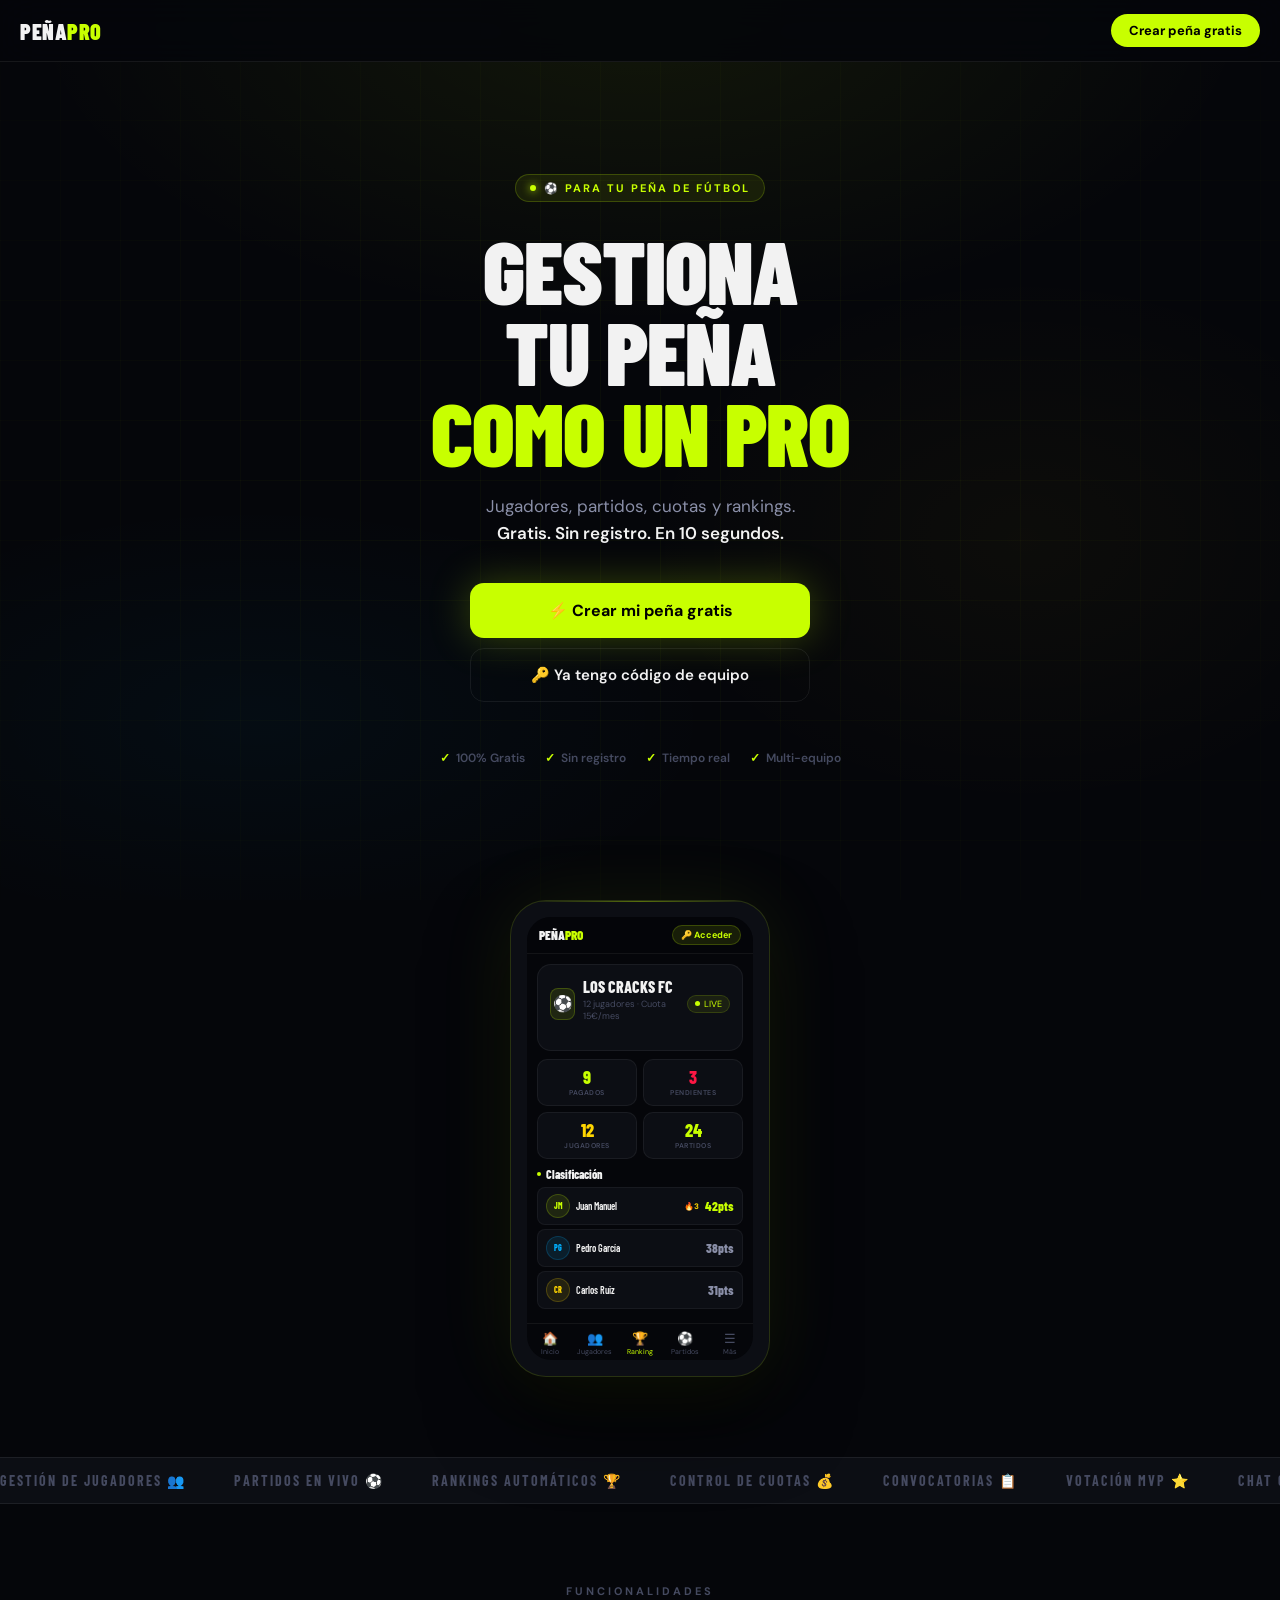
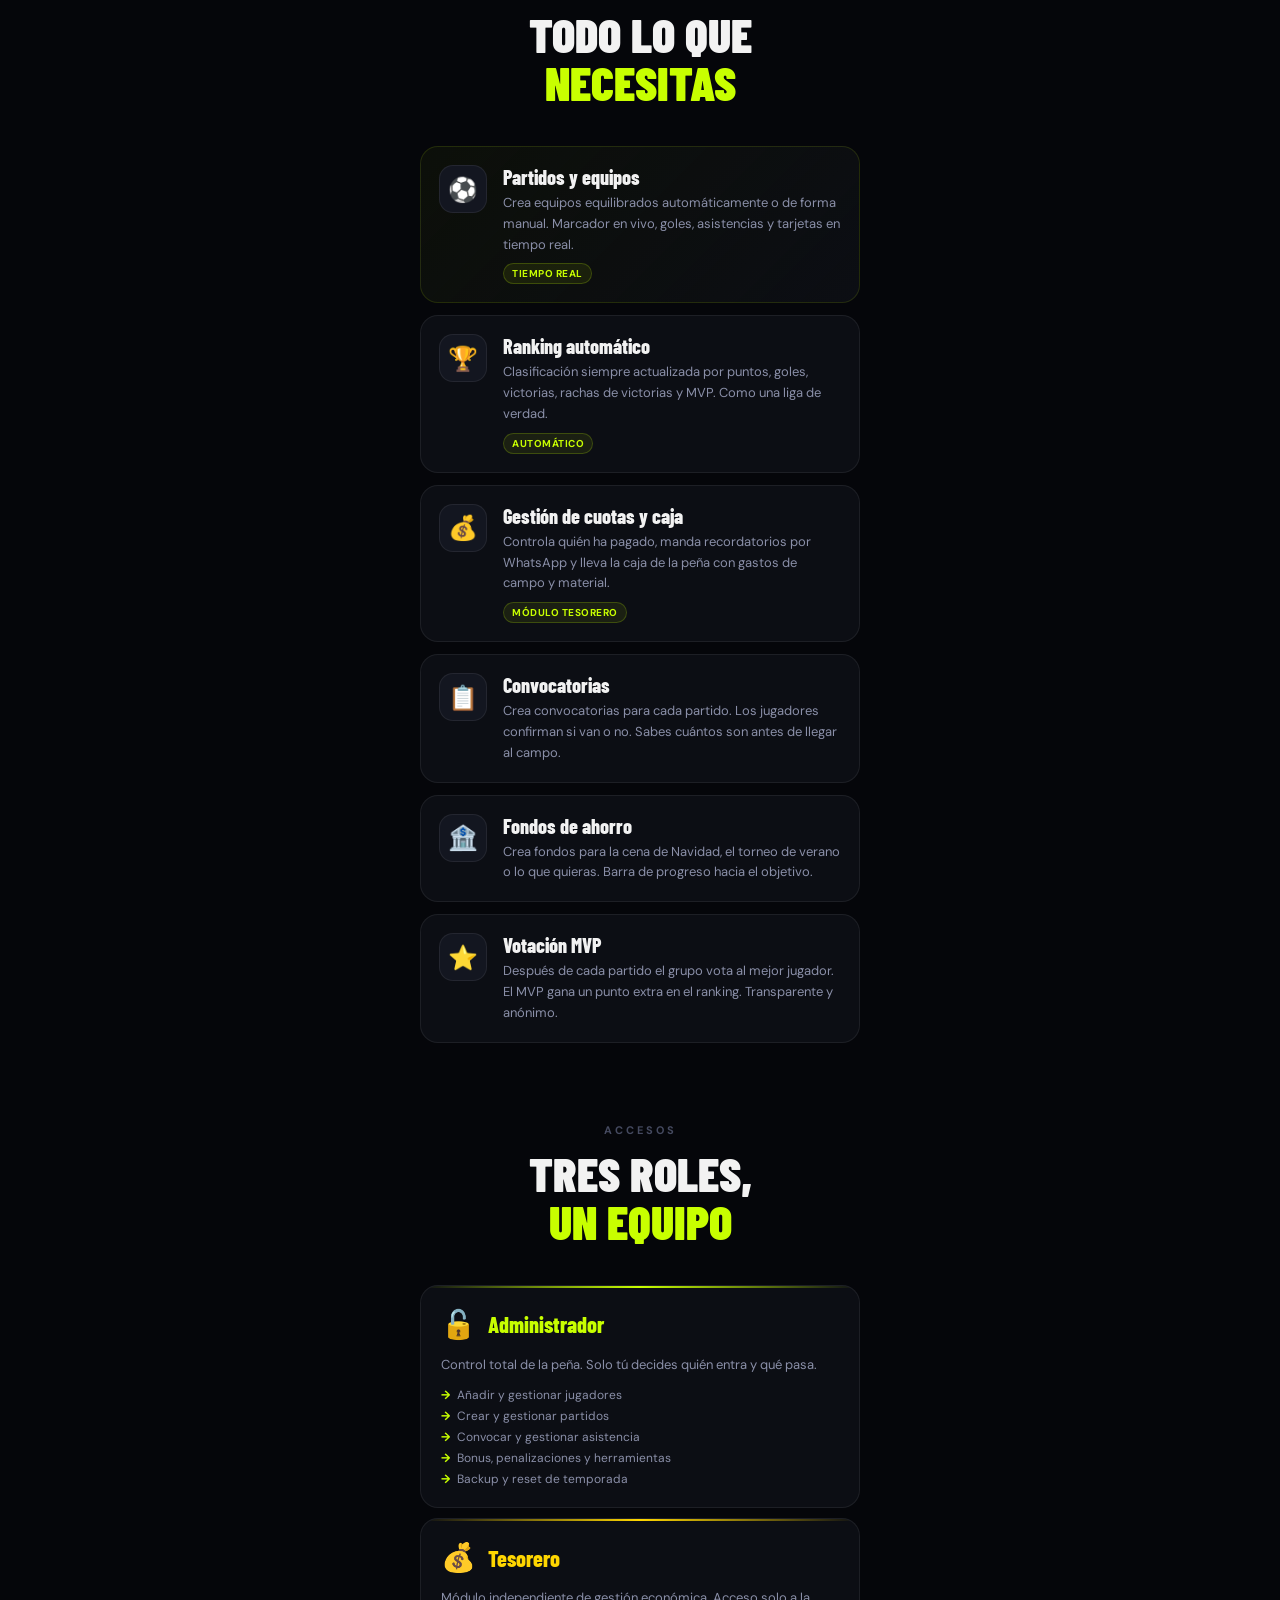
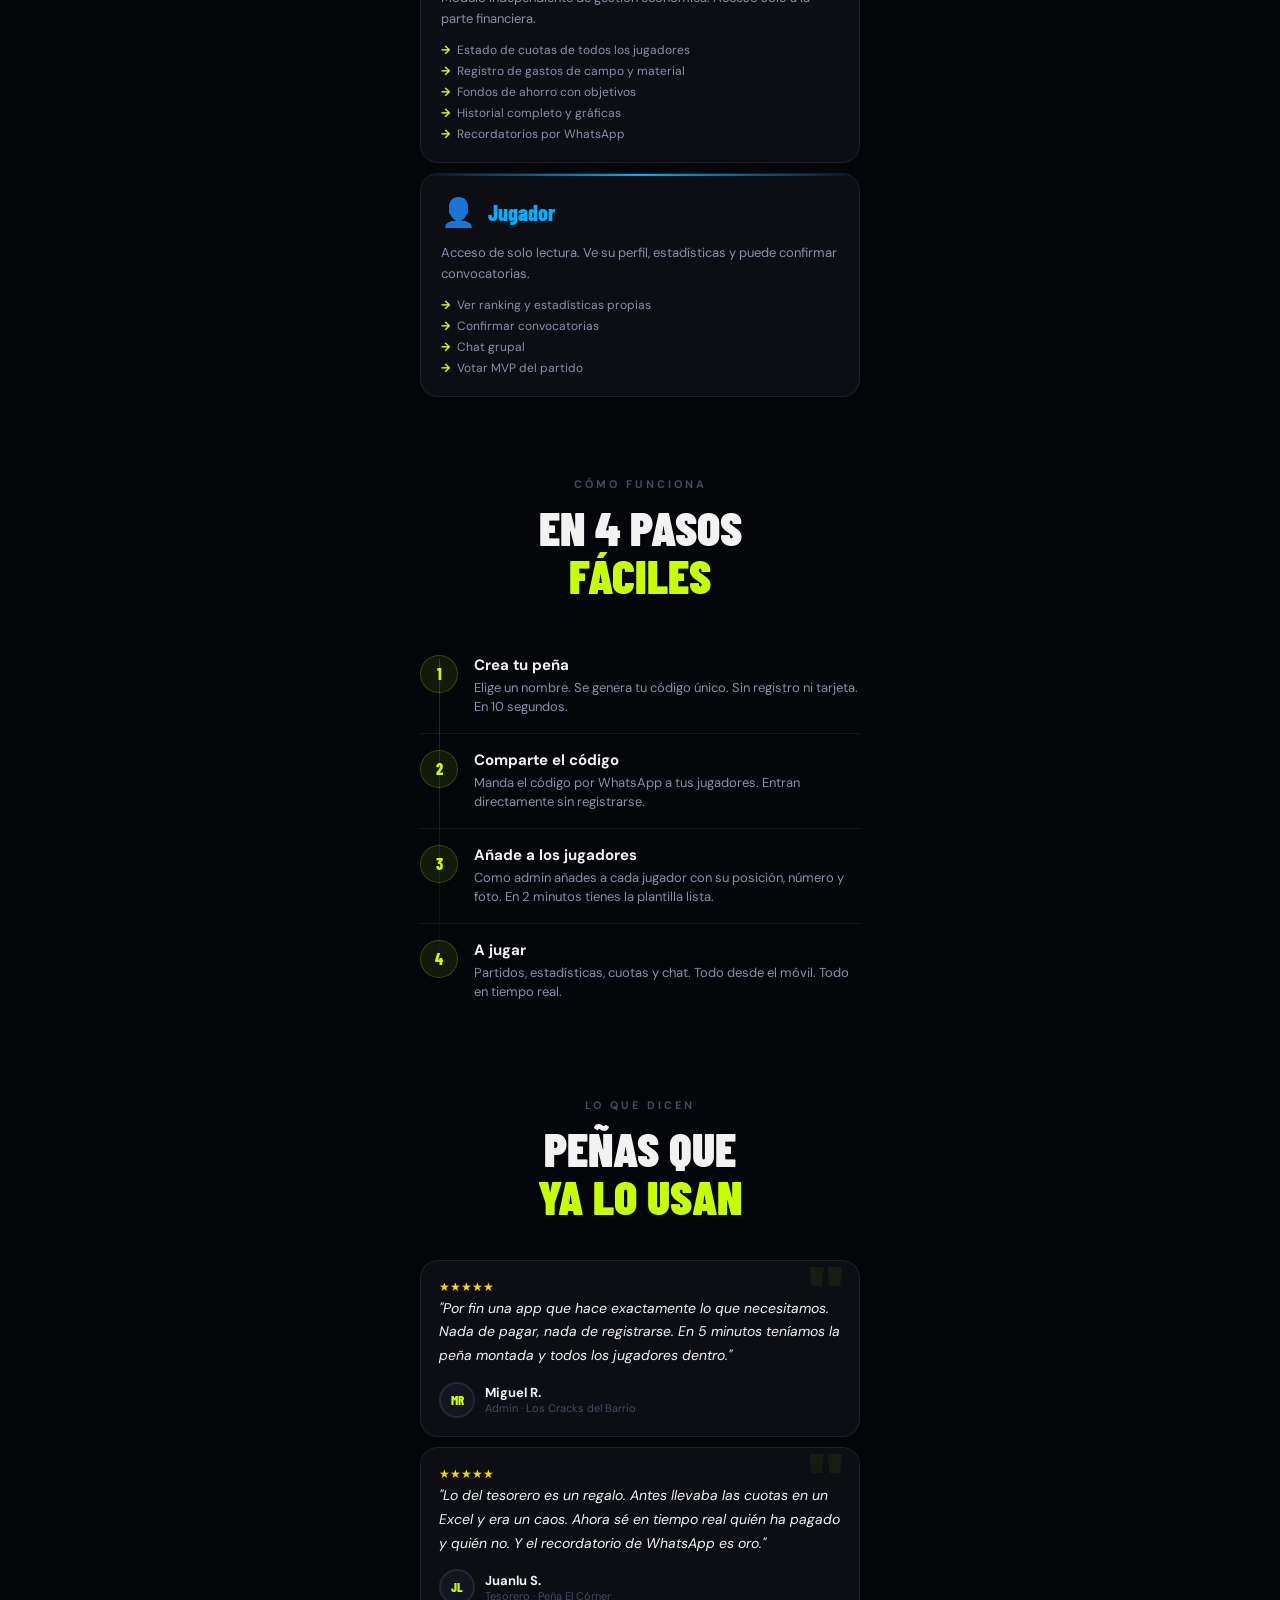
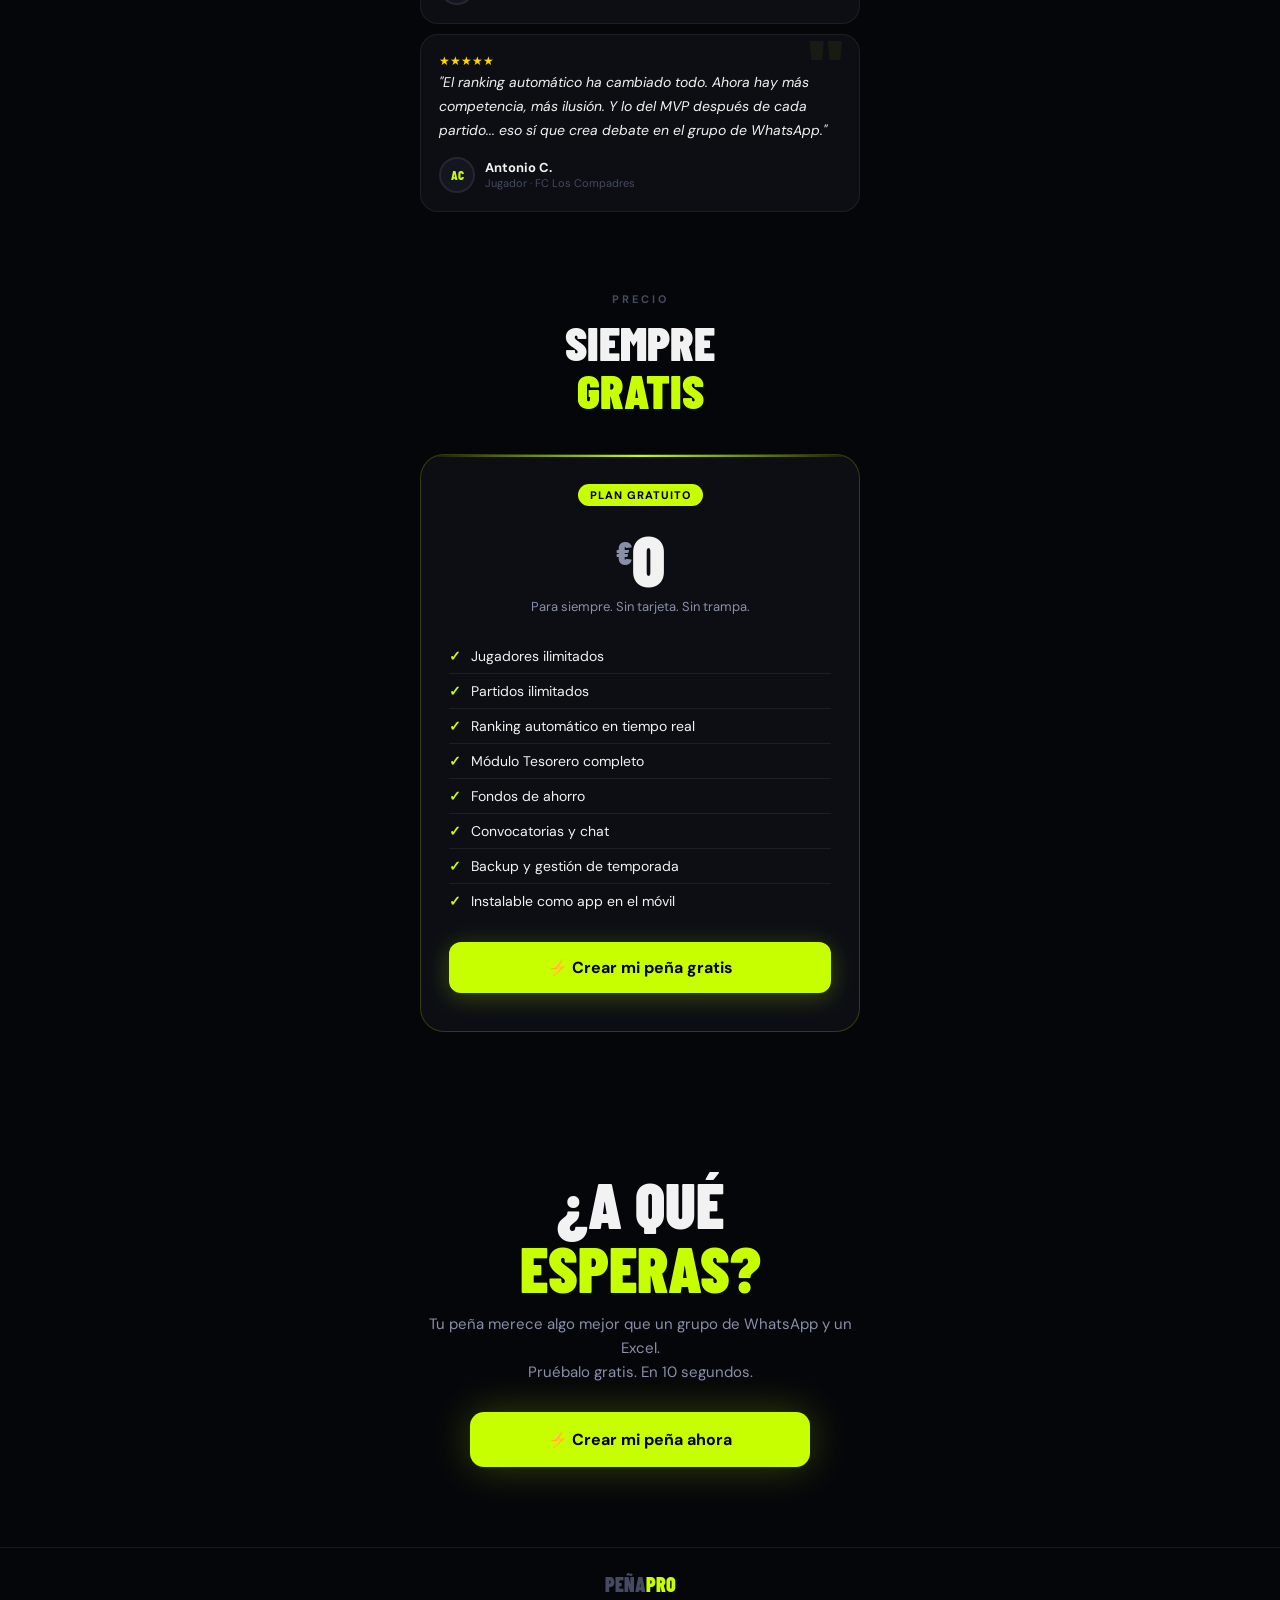
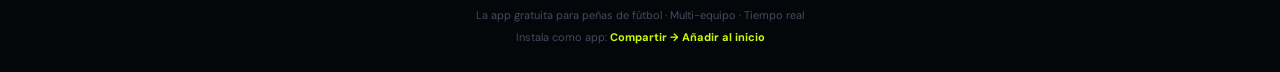
<file: index.html>
<!DOCTYPE html>
<html lang="es">
<head>
<meta charset="UTF-8">
<meta name="viewport" content="width=device-width, initial-scale=1.0">
<meta name="theme-color" content="#05060a">
<meta name="description" content="PeñaPro — La app gratuita para gestionar tu peña de fútbol. Jugadores, partidos, cuotas, rankings y más. Sin registro, en 10 segundos.">
<meta property="og:title" content="PeñaPro — Gestiona tu peña como un club de verdad">
<meta property="og:description" content="App gratuita para peñas de fútbol. Jugadores, partidos, cuotas, rankings en tiempo real.">
<meta name="apple-mobile-web-app-capable" content="yes">
<meta name="apple-mobile-web-app-title" content="PeñaPro">
<title>PeñaPro — La app gratuita para gestionar tu peña de fútbol</title>
<link rel="preconnect" href="https://fonts.googleapis.com">
<link href="https://fonts.googleapis.com/css2?family=Barlow+Condensed:wght@400;600;700;800;900&family=DM+Sans:ital,wght@0,300;0,400;0,500;0,600;0,700;1,400&display=swap" rel="stylesheet">
<link rel="stylesheet" href="landing.css">
</head>
<body>

<!-- TOPBAR -->
<header class="topbar">
  <div class="logo">PEÑA<span>PRO</span></div>
  <a href="#crear" class="topbar-cta" onclick="openCreate()">Crear peña gratis</a>
</header>

<!-- HERO -->
<section class="hero">
  <div class="hero-bg"></div>
  <div class="hero-grid"></div>
  <div class="hero-content">
    <div class="hero-tag">⚽ Para tu peña de fútbol</div>
    <h1 class="hero-title">
      GESTIONA<br>
      TU PEÑA<br>
      <span class="green">COMO UN PRO</span>
    </h1>
    <p class="hero-sub">
      Jugadores, partidos, cuotas y rankings.<br>
      <b>Gratis. Sin registro. En 10 segundos.</b>
    </p>
    <div class="cta-group">
      <a href="#" class="btn-hero-primary" onclick="openCreate();return false">
        ⚡ Crear mi peña gratis
      </a>
      <a href="#" class="btn-hero-secondary" onclick="openJoin();return false">
        🔑 Ya tengo código de equipo
      </a>
    </div>
    <div class="trust-strip">
      <div class="trust-item">100% Gratis</div>
      <div class="trust-item">Sin registro</div>
      <div class="trust-item">Tiempo real</div>
      <div class="trust-item">Multi-equipo</div>
    </div>
  </div>
</section>

<!-- MOCKUP -->
<div class="mockup-section reveal">
  <div class="phone-mockup">
    <div class="phone-screen">
      <div class="mock-header">
        <div class="mock-logo">PEÑA<span>PRO</span></div>
        <div class="mock-btn">🔑 Acceder</div>
      </div>
      <div class="mock-body">
        <div class="mock-hero-card">
          <div style="display:flex;align-items:center;gap:8px;margin-bottom:8px">
            <div style="width:32px;height:32px;border-radius:8px;background:rgba(200,255,0,.1);border:1px solid rgba(200,255,0,.2);display:flex;align-items:center;justify-content:center;font-size:16px">⚽</div>
            <div>
              <div class="mock-name">LOS CRACKS FC</div>
              <div class="mock-sub">12 jugadores · Cuota 15€/mes</div>
            </div>
            <div class="mock-live" style="margin-left:auto"><div class="mock-dot"></div>LIVE</div>
          </div>
        </div>
        <div class="mock-grid">
          <div class="mock-stat"><div class="mock-stat-num" style="color:#c8ff00">9</div><div class="mock-stat-lbl">Pagados</div></div>
          <div class="mock-stat"><div class="mock-stat-num" style="color:#ff1744">3</div><div class="mock-stat-lbl">Pendientes</div></div>
          <div class="mock-stat"><div class="mock-stat-num" style="color:#ffd600">12</div><div class="mock-stat-lbl">Jugadores</div></div>
          <div class="mock-stat"><div class="mock-stat-num" style="color:#c8ff00">24</div><div class="mock-stat-lbl">Partidos</div></div>
        </div>
        <div class="mock-section-title"><div class="mock-section-dot"></div>Clasificación</div>
        <div class="mock-player">
          <div class="mock-ava" style="background:rgba(200,255,0,.1);color:#c8ff00;border:1px solid rgba(200,255,0,.2)">JM</div>
          <div class="mock-player-name">Juan Manuel</div>
          <span style="font-size:8px;color:#ffd600;font-weight:800">🔥3</span>
          <div style="font-family:'Barlow Condensed',sans-serif;font-size:13px;font-weight:800;color:#c8ff00">42pts</div>
        </div>
        <div class="mock-player">
          <div class="mock-ava" style="background:rgba(0,176,255,.1);color:#00b0ff;border:1px solid rgba(0,176,255,.2)">PG</div>
          <div class="mock-player-name">Pedro García</div>
          <div style="font-family:'Barlow Condensed',sans-serif;font-size:13px;font-weight:800;color:var(--tx2)">38pts</div>
        </div>
        <div class="mock-player">
          <div class="mock-ava" style="background:rgba(255,214,0,.1);color:#ffd600;border:1px solid rgba(255,214,0,.2)">CR</div>
          <div class="mock-player-name">Carlos Ruiz</div>
          <div style="font-family:'Barlow Condensed',sans-serif;font-size:13px;font-weight:800;color:var(--tx2)">31pts</div>
        </div>
      </div>
      <div class="mock-nav">
        <div class="mock-nav-btn"><span class="mock-nav-icon">🏠</span>Inicio</div>
        <div class="mock-nav-btn"><span class="mock-nav-icon">👥</span>Jugadores</div>
        <div class="mock-nav-btn active"><span class="mock-nav-icon">🏆</span>Ranking</div>
        <div class="mock-nav-btn"><span class="mock-nav-icon">⚽</span>Partidos</div>
        <div class="mock-nav-btn"><span class="mock-nav-icon">☰</span>Más</div>
      </div>
    </div>
  </div>
</div>

<!-- TICKER -->
<div class="ticker">
  <div class="ticker-track">
    <span>Gestión de jugadores <b>👥</b></span>
    <span>Partidos en vivo <b>⚽</b></span>
    <span>Rankings automáticos <b>🏆</b></span>
    <span>Control de cuotas <b>💰</b></span>
    <span>Convocatorias <b>📋</b></span>
    <span>Votación MVP <b>⭐</b></span>
    <span>Chat grupal <b>💬</b></span>
    <span>Fondos de ahorro <b>🏦</b></span>
    <span>Muro de gloria <b>🌟</b></span>
    <span>Backup automático <b>💾</b></span>
    <span>Gestión de jugadores <b>👥</b></span>
    <span>Partidos en vivo <b>⚽</b></span>
    <span>Rankings automáticos <b>🏆</b></span>
    <span>Control de cuotas <b>💰</b></span>
    <span>Convocatorias <b>📋</b></span>
    <span>Votación MVP <b>⭐</b></span>
    <span>Chat grupal <b>💬</b></span>
    <span>Fondos de ahorro <b>🏦</b></span>
    <span>Muro de gloria <b>🌟</b></span>
    <span>Backup automático <b>💾</b></span>
  </div>
</div>

<!-- FEATURES -->
<section class="features reveal">
  <div class="section-eyebrow">Funcionalidades</div>
  <div class="section-heading">TODO LO QUE<br><span>NECESITAS</span></div>
  <div class="feature-list">
    <div class="feature-item">
      <div class="feature-icon-wrap">⚽</div>
      <div>
        <div class="feature-title">Partidos y equipos</div>
        <div class="feature-desc">Crea equipos equilibrados automáticamente o de forma manual. Marcador en vivo, goles, asistencias y tarjetas en tiempo real.</div>
        <div class="feature-tag">Tiempo real</div>
      </div>
    </div>
    <div class="feature-item">
      <div class="feature-icon-wrap">🏆</div>
      <div>
        <div class="feature-title">Ranking automático</div>
        <div class="feature-desc">Clasificación siempre actualizada por puntos, goles, victorias, rachas de victorias y MVP. Como una liga de verdad.</div>
        <div class="feature-tag">Automático</div>
      </div>
    </div>
    <div class="feature-item">
      <div class="feature-icon-wrap">💰</div>
      <div>
        <div class="feature-title">Gestión de cuotas y caja</div>
        <div class="feature-desc">Controla quién ha pagado, manda recordatorios por WhatsApp y lleva la caja de la peña con gastos de campo y material.</div>
        <div class="feature-tag">Módulo Tesorero</div>
      </div>
    </div>
    <div class="feature-item">
      <div class="feature-icon-wrap">📋</div>
      <div>
        <div class="feature-title">Convocatorias</div>
        <div class="feature-desc">Crea convocatorias para cada partido. Los jugadores confirman si van o no. Sabes cuántos son antes de llegar al campo.</div>
      </div>
    </div>
    <div class="feature-item">
      <div class="feature-icon-wrap">🏦</div>
      <div>
        <div class="feature-title">Fondos de ahorro</div>
        <div class="feature-desc">Crea fondos para la cena de Navidad, el torneo de verano o lo que quieras. Barra de progreso hacia el objetivo.</div>
      </div>
    </div>
    <div class="feature-item">
      <div class="feature-icon-wrap">⭐</div>
      <div>
        <div class="feature-title">Votación MVP</div>
        <div class="feature-desc">Después de cada partido el grupo vota al mejor jugador. El MVP gana un punto extra en el ranking. Transparente y anónimo.</div>
      </div>
    </div>
  </div>
</section>

<!-- ROLES -->
<section class="roles-section reveal">
  <div class="section-eyebrow">Accesos</div>
  <div class="section-heading">TRES ROLES,<br><span>UN EQUIPO</span></div>
  <div class="roles-grid">
    <div class="role-card role-admin">
      <div class="role-header">
        <div class="role-icon">🔓</div>
        <div class="role-name">Administrador</div>
      </div>
      <div class="role-desc">Control total de la peña. Solo tú decides quién entra y qué pasa.</div>
      <div class="role-features">
        <div class="role-feat">Añadir y gestionar jugadores</div>
        <div class="role-feat">Crear y gestionar partidos</div>
        <div class="role-feat">Convocar y gestionar asistencia</div>
        <div class="role-feat">Bonus, penalizaciones y herramientas</div>
        <div class="role-feat">Backup y reset de temporada</div>
      </div>
    </div>
    <div class="role-card role-tes">
      <div class="role-header">
        <div class="role-icon">💰</div>
        <div class="role-name">Tesorero</div>
      </div>
      <div class="role-desc">Módulo independiente de gestión económica. Acceso solo a la parte financiera.</div>
      <div class="role-features">
        <div class="role-feat">Estado de cuotas de todos los jugadores</div>
        <div class="role-feat">Registro de gastos de campo y material</div>
        <div class="role-feat">Fondos de ahorro con objetivos</div>
        <div class="role-feat">Historial completo y gráficas</div>
        <div class="role-feat">Recordatorios por WhatsApp</div>
      </div>
    </div>
    <div class="role-card role-jugador">
      <div class="role-header">
        <div class="role-icon">👤</div>
        <div class="role-name">Jugador</div>
      </div>
      <div class="role-desc">Acceso de solo lectura. Ve su perfil, estadísticas y puede confirmar convocatorias.</div>
      <div class="role-features">
        <div class="role-feat">Ver ranking y estadísticas propias</div>
        <div class="role-feat">Confirmar convocatorias</div>
        <div class="role-feat">Chat grupal</div>
        <div class="role-feat">Votar MVP del partido</div>
      </div>
    </div>
  </div>
</section>

<!-- STEPS -->
<section class="steps-section reveal">
  <div class="section-eyebrow">Cómo funciona</div>
  <div class="section-heading">EN 4 PASOS<br><span>FÁCILES</span></div>
  <div class="steps-list">
    <div class="step">
      <div class="step-num">1</div>
      <div>
        <div class="step-title">Crea tu peña</div>
        <div class="step-desc">Elige un nombre. Se genera tu código único. Sin registro ni tarjeta. En 10 segundos.</div>
      </div>
    </div>
    <div class="step">
      <div class="step-num">2</div>
      <div>
        <div class="step-title">Comparte el código</div>
        <div class="step-desc">Manda el código por WhatsApp a tus jugadores. Entran directamente sin registrarse.</div>
      </div>
    </div>
    <div class="step">
      <div class="step-num">3</div>
      <div>
        <div class="step-title">Añade a los jugadores</div>
        <div class="step-desc">Como admin añades a cada jugador con su posición, número y foto. En 2 minutos tienes la plantilla lista.</div>
      </div>
    </div>
    <div class="step">
      <div class="step-num">4</div>
      <div>
        <div class="step-title">A jugar</div>
        <div class="step-desc">Partidos, estadísticas, cuotas y chat. Todo desde el móvil. Todo en tiempo real.</div>
      </div>
    </div>
  </div>
</section>

<!-- TESTIMONIOS -->
<section class="testi-section reveal">
  <div class="section-eyebrow">Lo que dicen</div>
  <div class="section-heading">PEÑAS QUE<br><span>YA LO USAN</span></div>
  <div class="testi-list">
    <div class="testi-card">
      <div class="stars">★★★★★</div>
      <div class="testi-text">"Por fin una app que hace exactamente lo que necesitamos. Nada de pagar, nada de registrarse. En 5 minutos teníamos la peña montada y todos los jugadores dentro."</div>
      <div class="testi-author">
        <div class="testi-ava">MR</div>
        <div><div class="testi-name">Miguel R.</div><div class="testi-role">Admin · Los Cracks del Barrio</div></div>
      </div>
    </div>
    <div class="testi-card">
      <div class="stars">★★★★★</div>
      <div class="testi-text">"Lo del tesorero es un regalo. Antes llevaba las cuotas en un Excel y era un caos. Ahora sé en tiempo real quién ha pagado y quién no. Y el recordatorio de WhatsApp es oro."</div>
      <div class="testi-author">
        <div class="testi-ava">JL</div>
        <div><div class="testi-name">Juanlu S.</div><div class="testi-role">Tesorero · Peña El Córner</div></div>
      </div>
    </div>
    <div class="testi-card">
      <div class="stars">★★★★★</div>
      <div class="testi-text">"El ranking automático ha cambiado todo. Ahora hay más competencia, más ilusión. Y lo del MVP después de cada partido... eso sí que crea debate en el grupo de WhatsApp."</div>
      <div class="testi-author">
        <div class="testi-ava">AC</div>
        <div><div class="testi-name">Antonio C.</div><div class="testi-role">Jugador · FC Los Compadres</div></div>
      </div>
    </div>
  </div>
</section>

<!-- PRICING -->
<section class="pricing-section reveal">
  <div class="section-eyebrow">Precio</div>
  <div class="section-heading">SIEMPRE<br><span>GRATIS</span></div>
  <div class="pricing-card">
    <div class="pricing-badge">Plan Gratuito</div>
    <div class="pricing-price"><span>€</span>0</div>
    <div class="pricing-desc">Para siempre. Sin tarjeta. Sin trampa.</div>
    <div class="pricing-features">
      <div class="pricing-feat">Jugadores ilimitados</div>
      <div class="pricing-feat">Partidos ilimitados</div>
      <div class="pricing-feat">Ranking automático en tiempo real</div>
      <div class="pricing-feat">Módulo Tesorero completo</div>
      <div class="pricing-feat">Fondos de ahorro</div>
      <div class="pricing-feat">Convocatorias y chat</div>
      <div class="pricing-feat">Backup y gestión de temporada</div>
      <div class="pricing-feat">Instalable como app en el móvil</div>
    </div>
    <a href="#" class="sheet-btn" style="display:block;text-align:center;text-decoration:none" onclick="openCreate();return false">
      ⚡ Crear mi peña gratis
    </a>
  </div>
</section>

<!-- BOTTOM CTA -->
<section class="bottom-cta reveal">
  <div class="bottom-cta-title">¿A QUÉ<br><span>ESPERAS?</span></div>
  <div class="bottom-cta-sub">Tu peña merece algo mejor que un grupo de WhatsApp y un Excel.<br>Pruébalo gratis. En 10 segundos.</div>
  <a href="#" class="btn-hero-primary" style="max-width:340px;margin:0 auto;display:flex" onclick="openCreate();return false">
    ⚡ Crear mi peña ahora
  </a>
</section>

<!-- FOOTER -->
<footer>
  <div class="footer-logo">PEÑA<span>PRO</span></div>
  <div class="footer-text">
    La app gratuita para peñas de fútbol · Multi-equipo · Tiempo real<br>
    Instala como app: <b style="color:var(--ac)">Compartir → Añadir al inicio</b>
  </div>
</footer>

<!-- MODAL CREAR -->
<div class="overlay" id="overlay-create" onclick="if(event.target===this)closeCreate()">
  <div class="sheet">
    <div class="sheet-handle"></div>
    <div class="sheet-title">Crear peña ⚡</div>
    <div class="sheet-sub">Elige un nombre único para tu peña. Se convierte en tu código de acceso. Compártelo con tus jugadores.</div>
    <div id="err-create" class="error-msg"></div>
    <label style="font-size:10px;font-weight:700;color:var(--tx3);letter-spacing:1px;text-transform:uppercase;margin-bottom:6px;display:block">Nombre del equipo</label>
    <input id="input-create" class="input-field" type="text" placeholder="ej: loscracksdelvalle" autocomplete="off" maxlength="30" oninput="previewCode()" onkeydown="if(event.key==='Enter')doCreate()">
    <div class="code-preview" id="code-preview">Tu código: <b style="color:var(--ac)">—</b></div>
    <button class="sheet-btn" onclick="doCreate()">Crear mi peña →</button>
    <button class="sheet-btn-sec" onclick="closeCreate()">Cancelar</button>
    <div class="divider"><span>o</span></div>
    <div style="font-size:13px;color:var(--tx2);text-align:center">
      ¿Ya tienes peña? <span style="color:var(--ac);font-weight:700;cursor:pointer" onclick="closeCreate();openJoin()">Únete con tu código</span>
    </div>
  </div>
</div>

<!-- MODAL UNIRSE -->
<div class="overlay" id="overlay-join" onclick="if(event.target===this)closeJoin()">
  <div class="sheet">
    <div class="sheet-handle"></div>
    <div class="sheet-title">Unirse a una peña 🔑</div>
    <div class="sheet-sub">El admin de tu peña te habrá mandado el código. Introdúcelo aquí.</div>
    <div id="err-join" class="error-msg"></div>
    <label style="font-size:10px;font-weight:700;color:var(--tx3);letter-spacing:1px;text-transform:uppercase;margin-bottom:6px;display:block">Código del equipo</label>
    <input id="input-join" class="input-field" type="text" placeholder="ej: loscracksdelvalle" autocomplete="off" maxlength="30" onkeydown="if(event.key==='Enter')doJoin()">
    <div style="font-size:11px;color:var(--tx3);margin-bottom:20px">El código te lo manda el administrador de tu peña.</div>
    <button class="sheet-btn" onclick="doJoin()">Entrar a la peña →</button>
    <button class="sheet-btn-sec" onclick="closeJoin()">Cancelar</button>
    <div class="divider"><span>o</span></div>
    <div style="font-size:13px;color:var(--tx2);text-align:center">
      ¿No tienes peña? <span style="color:var(--ac);font-weight:700;cursor:pointer" onclick="closeJoin();openCreate()">Crea la tuya gratis</span>
    </div>
  </div>
</div>

<script>
// Modales
function openCreate()  { document.getElementById('overlay-create').classList.add('open'); setTimeout(()=>document.getElementById('input-create').focus(),300); }
function closeCreate() { document.getElementById('overlay-create').classList.remove('open'); }
function openJoin()    { document.getElementById('overlay-join').classList.add('open'); setTimeout(()=>document.getElementById('input-join').focus(),300); }
function closeJoin()   { document.getElementById('overlay-join').classList.remove('open'); }

function previewCode(){
  const raw = document.getElementById('input-create').value;
  const code = raw.trim().toLowerCase().replace(/[^a-z0-9_-]/g,'').replace(/\s+/g,'-');
  document.getElementById('code-preview').innerHTML = code
    ? `Tu código: <b style="color:var(--ac)">${code}</b>`
    : `Tu código: <b style="color:var(--tx3)">—</b>`;
}

function doCreate(){
  const raw  = document.getElementById('input-create').value;
  const code = raw.trim().toLowerCase().replace(/[^a-z0-9_-]/g,'').replace(/\s+/g,'-');
  const err  = document.getElementById('err-create');
  if(!code || code.length < 3){ err.textContent='El nombre debe tener al menos 3 caracteres.'; err.classList.add('show'); return; }
  err.classList.remove('show');
  localStorage.setItem('pp_equipo', code);
  localStorage.setItem('pp_nuevo', '1');
  window.location.href = 'penapro-app.html?equipo=' + code;
}

function doJoin(){
  const raw  = document.getElementById('input-join').value;
  const code = raw.trim().toLowerCase().replace(/[^a-z0-9_-]/g,'');
  const err  = document.getElementById('err-join');
  if(!code || code.length < 3){ err.textContent='Introduce un código válido.'; err.classList.add('show'); return; }
  err.classList.remove('show');
  localStorage.setItem('pp_equipo', code);
  localStorage.removeItem('pp_nuevo');
  window.location.href = 'penapro-app.html?equipo=' + code;
}

// Swipe to close
let startY = 0;
document.querySelectorAll('.sheet').forEach(s=>{
  s.addEventListener('touchstart', e=>{ startY = e.touches[0].clientY; });
  s.addEventListener('touchend',   e=>{ if(e.changedTouches[0].clientY - startY > 80){ closeCreate(); closeJoin(); } });
});

// Scroll reveal
const observer = new IntersectionObserver(entries=>{
  entries.forEach(e=>{ if(e.isIntersecting) e.target.classList.add('visible'); });
}, { threshold: .15 });
document.querySelectorAll('.reveal').forEach(el=>observer.observe(el));
</script>
</body>
</html>
</file>
<file: landing.css>
/* PeñaPro · landing.css */

:root {
  --bg:   #05060a;
  --bg2:  #0c0e14;
  --bg3:  #131620;
  --ac:   #c8ff00;
  --gold: #ffd600;
  --red:  #ff1744;
  --blue: #00b0ff;
  --tx:   #f2f2f2;
  --tx2:  #8a8fa8;
  --tx3:  #454a60;
  --b:    rgba(255,255,255,.07);
  --fd:   'Barlow Condensed', sans-serif;
  --fb:   'DM Sans', sans-serif;
}

*, *::before, *::after { box-sizing: border-box; margin: 0; padding: 0; }
html { scroll-behavior: smooth; }
body {
  font-family: var(--fb);
  background: var(--bg);
  color: var(--tx);
  overflow-x: hidden;
  -webkit-font-smoothing: antialiased;
}

/* ── TOPBAR ── */
.topbar {
  position: fixed; top: 0; left: 0; right: 0; z-index: 100;
  padding: 14px 20px;
  display: flex; align-items: center; justify-content: space-between;
  background: rgba(5,6,10,.9);
  backdrop-filter: blur(20px);
  border-bottom: 1px solid var(--b);
}
.logo { font-family: var(--fd); font-size: 22px; font-weight: 900; color: var(--tx); letter-spacing: .5px; }
.logo span { color: var(--ac); }
.topbar-cta {
  padding: 8px 18px;
  background: var(--ac); color: #000;
  border: none; border-radius: 20px;
  font-family: var(--fb); font-size: 13px; font-weight: 700;
  cursor: pointer; text-decoration: none;
  transition: all .2s;
}
.topbar-cta:hover { background: #d8ff20; }

/* ── HERO ── */
.hero {
  min-height: 100vh;
  display: flex; flex-direction: column;
  align-items: center; justify-content: center;
  padding: 100px 20px 60px;
  text-align: center;
  position: relative;
  overflow: hidden;
}

/* Fondo animado */
.hero-bg {
  position: absolute; inset: 0;
  background:
    radial-gradient(ellipse 80% 60% at 50% 0%, rgba(200,255,0,.07), transparent 60%),
    radial-gradient(ellipse 60% 40% at 20% 80%, rgba(0,176,255,.04), transparent 60%),
    radial-gradient(ellipse 50% 50% at 80% 60%, rgba(255,214,0,.03), transparent 60%);
  pointer-events: none;
}

/* Grid sutil */
.hero-grid {
  position: absolute; inset: 0;
  background-image:
    linear-gradient(rgba(200,255,0,.03) 1px, transparent 1px),
    linear-gradient(90deg, rgba(200,255,0,.03) 1px, transparent 1px);
  background-size: 60px 60px;
  mask-image: radial-gradient(ellipse 100% 100% at 50% 50%, black 20%, transparent 80%);
  pointer-events: none;
}

.hero-content { position: relative; z-index: 1; max-width: 500px; }

.hero-tag {
  display: inline-flex; align-items: center; gap: 8px;
  background: rgba(200,255,0,.08);
  border: 1px solid rgba(200,255,0,.2);
  border-radius: 20px; padding: 6px 14px;
  font-size: 11px; font-weight: 700;
  color: var(--ac); letter-spacing: 2px;
  text-transform: uppercase; margin-bottom: 28px;
}
.hero-tag::before { content: ''; width: 6px; height: 6px; border-radius: 50%; background: var(--ac); box-shadow: 0 0 8px var(--ac); animation: pulse 2s infinite; }
@keyframes pulse { 0%,100%{opacity:1} 50%{opacity:.3} }

.hero-title {
  font-family: var(--fd);
  font-size: clamp(52px, 13vw, 88px);
  font-weight: 900;
  line-height: .92;
  letter-spacing: -1px;
  color: var(--tx);
  margin-bottom: 20px;
}
.hero-title .green { color: var(--ac); }
.hero-title .outline {
  -webkit-text-stroke: 1px rgba(255,255,255,.2);
  color: transparent;
}

.hero-sub {
  font-size: 17px; font-weight: 400;
  color: var(--tx2); line-height: 1.6;
  max-width: 380px; margin: 0 auto 36px;
}
.hero-sub b { color: var(--tx); font-weight: 600; }

/* CTA buttons */
.cta-group { display: flex; flex-direction: column; gap: 10px; max-width: 340px; margin: 0 auto 48px; }

.btn-hero-primary {
  display: flex; align-items: center; justify-content: center; gap: 8px;
  padding: 17px 24px; background: var(--ac); color: #000;
  border: none; border-radius: 14px;
  font-family: var(--fb); font-size: 16px; font-weight: 700;
  cursor: pointer; text-decoration: none;
  box-shadow: 0 0 40px rgba(200,255,0,.25);
  transition: all .2s;
}
.btn-hero-primary:hover { background: #d8ff20; transform: translateY(-2px); box-shadow: 0 0 60px rgba(200,255,0,.4); }

.btn-hero-secondary {
  display: flex; align-items: center; justify-content: center; gap: 8px;
  padding: 16px 24px; background: transparent; color: var(--tx);
  border: 1px solid var(--b); border-radius: 14px;
  font-family: var(--fb); font-size: 15px; font-weight: 600;
  cursor: pointer; text-decoration: none;
  transition: all .2s;
}
.btn-hero-secondary:hover { border-color: rgba(255,255,255,.2); background: rgba(255,255,255,.04); }

/* Trust badges */
.trust-strip {
  display: flex; align-items: center; justify-content: center;
  gap: 20px; flex-wrap: wrap;
  font-size: 12px; color: var(--tx3); font-weight: 600;
}
.trust-item { display: flex; align-items: center; gap: 6px; }
.trust-item::before { content: '✓'; color: var(--ac); font-weight: 800; }

/* ── MOCKUP ── */
.mockup-section {
  padding: 0 20px 80px;
  display: flex; justify-content: center;
}
.phone-mockup {
  width: 260px;
  background: var(--bg2);
  border: 1px solid rgba(200,255,0,.15);
  border-radius: 36px;
  padding: 16px;
  box-shadow: 0 0 80px rgba(200,255,0,.08), 0 40px 80px rgba(0,0,0,.6);
  position: relative;
  overflow: hidden;
}
.phone-mockup::before {
  content: '';
  position: absolute; top: 0; left: 0; right: 0; height: 1px;
  background: linear-gradient(90deg, transparent, rgba(200,255,0,.4), transparent);
}
.phone-screen {
  background: var(--bg);
  border-radius: 24px;
  overflow: hidden;
  font-size: 10px;
}
.mock-header {
  background: rgba(5,6,10,.96);
  border-bottom: 1px solid rgba(255,255,255,.06);
  padding: 8px 12px;
  display: flex; align-items: center; gap: 6px;
}
.mock-logo { font-family: var(--fd); font-size: 13px; font-weight: 900; flex: 1; }
.mock-logo span { color: var(--ac); }
.mock-btn { background: rgba(200,255,0,.1); border: 1px solid rgba(200,255,0,.2); color: var(--ac); border-radius: 10px; padding: 3px 8px; font-size: 9px; font-weight: 700; }

.mock-body { padding: 10px; }
.mock-hero-card {
  background: var(--bg2);
  border: 1px solid rgba(255,255,255,.06);
  border-radius: 14px; padding: 12px; margin-bottom: 8px;
}
.mock-name { font-family: var(--fd); font-size: 16px; font-weight: 800; color: var(--tx); margin-bottom: 2px; }
.mock-sub { font-size: 9px; color: var(--tx3); margin-bottom: 8px; }
.mock-live { display: inline-flex; align-items: center; gap: 4px; font-size: 9px; color: var(--ac); background: rgba(200,255,0,.08); border: 1px solid rgba(200,255,0,.15); border-radius: 10px; padding: 2px 7px; }
.mock-dot { width: 5px; height: 5px; border-radius: 50%; background: var(--ac); animation: pulse 2s infinite; }

.mock-grid { display: grid; grid-template-columns: 1fr 1fr; gap: 6px; margin-bottom: 8px; }
.mock-stat { background: var(--bg2); border: 1px solid rgba(255,255,255,.06); border-radius: 10px; padding: 8px; text-align: center; }
.mock-stat-num { font-family: var(--fd); font-size: 18px; font-weight: 800; line-height: 1; }
.mock-stat-lbl { font-size: 7px; color: var(--tx3); font-weight: 600; text-transform: uppercase; letter-spacing: .5px; margin-top: 2px; }

.mock-section-title { font-family: var(--fd); font-size: 12px; font-weight: 800; color: var(--tx); margin-bottom: 6px; display: flex; align-items: center; gap: 5px; }
.mock-section-dot { width: 4px; height: 4px; border-radius: 50%; background: var(--ac); }

.mock-player { display: flex; align-items: center; gap: 6px; padding: 6px 8px; background: var(--bg2); border-radius: 8px; margin-bottom: 4px; border: 1px solid rgba(255,255,255,.05); }
.mock-ava { width: 24px; height: 24px; border-radius: 50%; display: flex; align-items: center; justify-content: center; font-size: 8px; font-weight: 800; font-family: var(--fd); flex-shrink: 0; }
.mock-player-name { font-size: 10px; font-weight: 600; flex: 1; font-family: var(--fd); }
.mock-badge { font-size: 7px; font-weight: 700; padding: 2px 5px; border-radius: 8px; }
.mock-ok { background: rgba(200,255,0,.1); color: var(--ac); }
.mock-no { background: rgba(255,23,68,.1); color: var(--red); }

.mock-nav {
  display: flex; border-top: 1px solid rgba(255,255,255,.06);
  padding: 6px 0 4px;
}
.mock-nav-btn { flex: 1; text-align: center; font-size: 7px; color: var(--tx3); }
.mock-nav-btn.active { color: var(--ac); }
.mock-nav-icon { font-size: 13px; display: block; }

/* ── TICKER ── */
.ticker {
  border-top: 1px solid var(--b);
  border-bottom: 1px solid var(--b);
  background: var(--bg2);
  padding: 14px 0;
  overflow: hidden;
  margin-bottom: 80px;
}
.ticker-track {
  display: flex; gap: 48px;
  white-space: nowrap;
  animation: tick 25s linear infinite;
}
.ticker-track span {
  font-family: var(--fd); font-size: 14px; font-weight: 700;
  text-transform: uppercase; letter-spacing: 2px; color: var(--tx3);
}
.ticker-track span b { color: var(--ac); }
@keyframes tick { from{transform:translateX(0)} to{transform:translateX(-50%)} }

/* ── FEATURES ── */
.features {
  padding: 0 20px 80px;
  max-width: 480px; margin: 0 auto;
}
.section-eyebrow {
  font-size: 11px; font-weight: 700; letter-spacing: 3px;
  text-transform: uppercase; color: var(--tx3);
  text-align: center; margin-bottom: 12px;
}
.section-heading {
  font-family: var(--fd); font-size: clamp(32px,8vw,48px);
  font-weight: 900; text-align: center; margin-bottom: 40px;
  line-height: 1; color: var(--tx);
}
.section-heading span { color: var(--ac); }

.feature-list { display: flex; flex-direction: column; gap: 12px; }
.feature-item {
  display: flex; align-items: flex-start; gap: 16px;
  padding: 18px;
  background: var(--bg2);
  border: 1px solid var(--b);
  border-radius: 18px;
  transition: border-color .2s;
}
.feature-item:hover { border-color: rgba(200,255,0,.15); }
.feature-item:first-child { border-color: rgba(200,255,0,.12); background: linear-gradient(135deg,rgba(200,255,0,.04),var(--bg2)); }
.feature-icon-wrap {
  width: 48px; height: 48px; border-radius: 14px;
  background: var(--bg3); border: 1px solid var(--b);
  display: flex; align-items: center; justify-content: center;
  font-size: 24px; flex-shrink: 0;
}
.feature-title { font-family: var(--fd); font-size: 20px; font-weight: 800; color: var(--tx); margin-bottom: 4px; }
.feature-desc { font-size: 13px; color: var(--tx2); line-height: 1.6; }
.feature-tag {
  display: inline-block; margin-top: 8px;
  font-size: 10px; font-weight: 700; text-transform: uppercase; letter-spacing: .5px;
  padding: 3px 8px; border-radius: 20px;
  background: rgba(200,255,0,.08); color: var(--ac);
  border: 1px solid rgba(200,255,0,.2);
}

/* ── ROLES ── */
.roles-section {
  padding: 0 20px 80px;
  max-width: 480px; margin: 0 auto;
}
.roles-grid { display: flex; flex-direction: column; gap: 10px; }
.role-card {
  padding: 20px;
  border-radius: 18px;
  border: 1px solid var(--b);
  background: var(--bg2);
  position: relative; overflow: hidden;
}
.role-card::after {
  content: ''; position: absolute; top: 0; left: 0; right: 0; height: 2px;
}
.role-admin::after   { background: linear-gradient(90deg,transparent,var(--ac),transparent); }
.role-tes::after     { background: linear-gradient(90deg,transparent,var(--gold),transparent); }
.role-jugador::after { background: linear-gradient(90deg,transparent,var(--blue),transparent); }
.role-header { display: flex; align-items: center; gap: 12px; margin-bottom: 12px; }
.role-icon { font-size: 28px; }
.role-name { font-family: var(--fd); font-size: 22px; font-weight: 800; }
.role-admin .role-name   { color: var(--ac); }
.role-tes .role-name     { color: var(--gold); }
.role-jugador .role-name { color: var(--blue); }
.role-desc { font-size: 13px; color: var(--tx2); line-height: 1.6; margin-bottom: 12px; }
.role-features { display: flex; flex-direction: column; gap: 5px; }
.role-feat { font-size: 12px; color: var(--tx2); display: flex; align-items: center; gap: 7px; }
.role-feat::before { content: '→'; color: var(--ac); font-weight: 700; flex-shrink: 0; }

/* ── STEPS ── */
.steps-section { padding: 0 20px 80px; max-width: 480px; margin: 0 auto; }
.steps-list { position: relative; }
.steps-list::before {
  content: ''; position: absolute;
  left: 19px; top: 20px; bottom: 20px; width: 1px;
  background: linear-gradient(to bottom, var(--ac), transparent);
  opacity: .2;
}
.step { display: flex; align-items: flex-start; gap: 16px; padding: 16px 0; border-bottom: 1px solid var(--b); }
.step:last-child { border-bottom: none; }
.step-num {
  width: 38px; height: 38px; border-radius: 50%; flex-shrink: 0;
  background: rgba(200,255,0,.08); border: 1px solid rgba(200,255,0,.2);
  display: flex; align-items: center; justify-content: center;
  font-family: var(--fd); font-size: 16px; font-weight: 800; color: var(--ac);
}
.step-title { font-weight: 700; font-size: 15px; margin-bottom: 3px; color: var(--tx); }
.step-desc { font-size: 13px; color: var(--tx2); line-height: 1.5; }

/* ── TESTIMONIOS ── */
.testi-section { padding: 0 20px 80px; max-width: 480px; margin: 0 auto; }
.testi-list { display: flex; flex-direction: column; gap: 10px; }
.testi-card {
  background: var(--bg2); border: 1px solid var(--b);
  border-radius: 18px; padding: 18px;
  position: relative; overflow: hidden;
}
.testi-card::before {
  content: '"'; position: absolute; top: -10px; right: 16px;
  font-family: var(--fd); font-size: 80px; font-weight: 900;
  color: rgba(200,255,0,.06); line-height: 1;
}
.testi-text { font-size: 14px; color: var(--tx); line-height: 1.7; margin-bottom: 14px; font-style: italic; }
.testi-author { display: flex; align-items: center; gap: 10px; }
.testi-ava {
  width: 36px; height: 36px; border-radius: 50%;
  background: var(--bg3); border: 2px solid var(--b);
  display: flex; align-items: center; justify-content: center;
  font-family: var(--fd); font-size: 13px; font-weight: 800; color: var(--ac);
}
.testi-name { font-weight: 700; font-size: 13px; color: var(--tx); }
.testi-role { font-size: 11px; color: var(--tx3); }
.stars { color: var(--gold); font-size: 12px; margin-bottom: 2px; }

/* ── PRICING ── */
.pricing-section { padding: 0 20px 80px; max-width: 480px; margin: 0 auto; }
.pricing-card {
  background: var(--bg2); border: 1px solid rgba(200,255,0,.2);
  border-radius: 24px; padding: 28px; text-align: center;
  position: relative; overflow: hidden;
}
.pricing-card::before {
  content: ''; position: absolute; top: 0; left: 0; right: 0; height: 2px;
  background: linear-gradient(90deg,transparent,var(--ac),transparent);
}
.pricing-badge {
  display: inline-block; background: var(--ac); color: #000;
  font-size: 11px; font-weight: 800; text-transform: uppercase;
  letter-spacing: 1px; padding: 4px 12px; border-radius: 20px; margin-bottom: 16px;
}
.pricing-price {
  font-family: var(--fd); font-size: 72px; font-weight: 900;
  color: var(--tx); line-height: 1; margin-bottom: 4px;
}
.pricing-price span { font-size: 32px; vertical-align: top; margin-top: 14px; display: inline-block; color: var(--tx2); }
.pricing-desc { font-size: 13px; color: var(--tx2); margin-bottom: 24px; }
.pricing-features { text-align: left; margin-bottom: 24px; }
.pricing-feat { display: flex; align-items: center; gap: 10px; padding: 8px 0; border-bottom: 1px solid var(--b); font-size: 14px; color: var(--tx); }
.pricing-feat:last-child { border-bottom: none; }
.pricing-feat::before { content: '✓'; color: var(--ac); font-weight: 800; flex-shrink: 0; }

/* ── BOTTOM CTA ── */
.bottom-cta {
  padding: 60px 20px 80px;
  text-align: center; max-width: 480px; margin: 0 auto;
}
.bottom-cta-title {
  font-family: var(--fd); font-size: clamp(40px,10vw,64px);
  font-weight: 900; color: var(--tx); line-height: 1; margin-bottom: 12px;
}
.bottom-cta-title span { color: var(--ac); }
.bottom-cta-sub { font-size: 15px; color: var(--tx2); margin-bottom: 28px; line-height: 1.6; }

/* ── FOOTER ── */
footer {
  border-top: 1px solid var(--b);
  padding: 24px 20px;
  text-align: center;
}
.footer-logo { font-family: var(--fd); font-size: 20px; font-weight: 900; color: var(--tx3); margin-bottom: 8px; }
.footer-logo span { color: var(--ac); }
.footer-text { font-size: 11px; color: var(--tx3); line-height: 2; }

/* ── MODAL ── */
.overlay {
  position: fixed; inset: 0; z-index: 200;
  background: rgba(0,0,0,.9); backdrop-filter: blur(16px);
  display: flex; align-items: flex-end;
  opacity: 0; pointer-events: none; transition: opacity .25s;
}
.overlay.open { opacity: 1; pointer-events: all; }
.sheet {
  width: 100%; max-width: 480px; margin: 0 auto;
  background: var(--bg2); border-radius: 28px 28px 0 0;
  border-top: 1px solid var(--b);
  padding: 24px 24px calc(32px + env(safe-area-inset-bottom,0));
  transform: translateY(100%);
  transition: transform .3s cubic-bezier(.32,.72,0,1);
  max-height: 92vh; overflow-y: auto;
}
.overlay.open .sheet { transform: translateY(0); }
.sheet-handle { width: 40px; height: 4px; background: rgba(255,255,255,.1); border-radius: 2px; margin: 0 auto 24px; }
.sheet-title { font-family: var(--fd); font-size: 28px; font-weight: 900; margin-bottom: 6px; }
.sheet-sub { font-size: 13px; color: var(--tx2); margin-bottom: 24px; line-height: 1.5; }
.input-field {
  width: 100%; background: var(--bg3); border: 1px solid var(--b);
  border-radius: 12px; padding: 14px 16px; color: var(--tx);
  font-size: 16px; font-family: var(--fb); outline: none;
  margin-bottom: 8px; text-transform: lowercase;
  transition: border-color .2s; -webkit-appearance: none;
}
.input-field:focus { border-color: rgba(200,255,0,.4); background: var(--bg3); }
.input-hint { font-size: 11px; color: var(--tx3); margin-bottom: 20px; }
.sheet-btn {
  width: 100%; padding: 15px; background: var(--ac); color: #000;
  border: none; border-radius: 12px;
  font-family: var(--fb); font-size: 16px; font-weight: 700;
  cursor: pointer; transition: all .2s; margin-bottom: 10px;
  box-shadow: 0 4px 24px rgba(200,255,0,.25);
}
.sheet-btn:hover { background: #d8ff20; }
.sheet-btn-sec {
  width: 100%; padding: 13px; background: transparent; color: var(--tx2);
  border: 1px solid var(--b); border-radius: 12px;
  font-family: var(--fb); font-size: 14px; font-weight: 600; cursor: pointer;
}
.divider { height: 1px; background: var(--b); margin: 20px 0; display: flex; align-items: center; justify-content: center; position: relative; }
.divider span { background: var(--bg2); padding: 0 12px; font-size: 11px; color: var(--tx3); font-weight: 600; text-transform: uppercase; letter-spacing: 1px; position: absolute; }
.error-msg { background: rgba(255,23,68,.08); border: 1px solid rgba(255,23,68,.2); color: #ff4444; border-radius: 10px; padding: 10px 14px; font-size: 13px; margin-bottom: 14px; display: none; }
.error-msg.show { display: block; }
.code-preview { font-size: 12px; color: var(--tx3); margin-bottom: 14px; }

/* ── ANIMATIONS ── */
@keyframes fadeUp { from{opacity:0;transform:translateY(24px)} to{opacity:1;transform:translateY(0)} }
.hero-tag   { animation: fadeUp .5s .1s both; }
.hero-title { animation: fadeUp .5s .2s both; }
.hero-sub   { animation: fadeUp .5s .3s both; }
.cta-group  { animation: fadeUp .5s .4s both; }
.trust-strip{ animation: fadeUp .5s .5s both; }

/* Scroll reveal */
.reveal { opacity: 0; transform: translateY(20px); transition: opacity .5s, transform .5s; }
.reveal.visible { opacity: 1; transform: translateY(0); }
</file>
